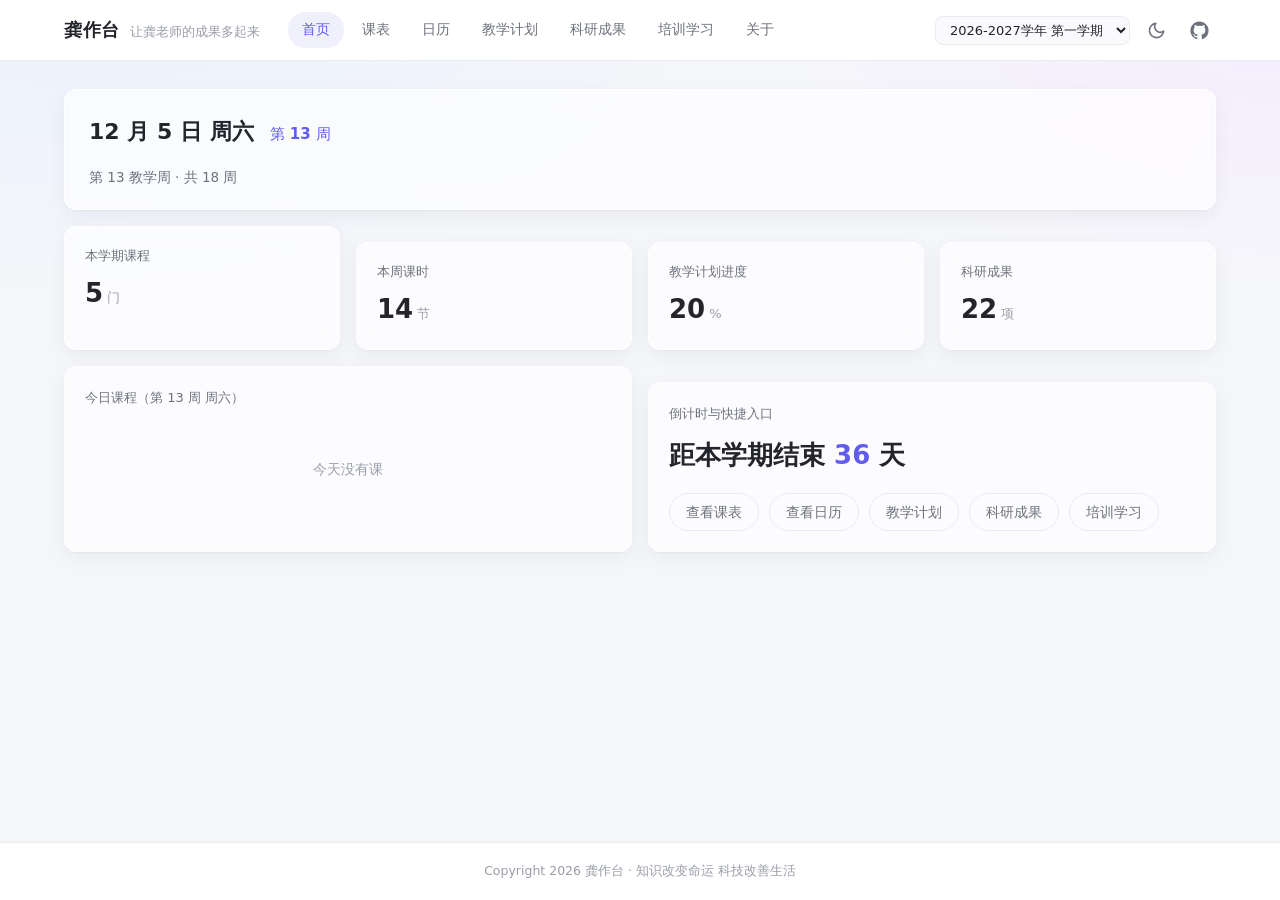
<file: index.html>
<!DOCTYPE html>
<html lang="zh-CN">
<head>
<meta charset="UTF-8">
<meta name="viewport" content="width=device-width, initial-scale=1.0">
<title>龚作台</title>
<meta name="description" content="龚作台：课表、日历、教学计划、科研成果集中管理">
<link rel="stylesheet" href="assets/css/style.css">
</head>
<body>
<header class="site-header">
  <div class="header-inner">
    <div class="brand">
      <a href="#/dashboard" class="brand-link">
        <span class="brand-title">龚作台</span>
        <span class="brand-sub">让龚老师的成果多起来</span>
      </a>
    </div>
    <nav class="main-nav" id="mainNav" aria-label="主导航">
      <a href="#/dashboard" data-view="dashboard">首页</a>
      <a href="#/schedule" data-view="schedule">课表</a>
      <a href="#/calendar" data-view="calendar">日历</a>
      <a href="#/plans" data-view="plans">教学计划</a>
      <a href="#/publications" data-view="publications">科研成果</a>
      <a href="#/trainings" data-view="trainings">培训学习</a>
      <a href="#/about" data-view="about">关于</a>
    </nav>
    <div class="header-actions">
      <select id="semesterSelect" class="semester-select" aria-label="切换学期"></select>
      <button id="themeToggle" class="icon-btn" type="button" aria-label="切换主题"></button>
      <a id="githubLink" class="icon-btn" href="#" target="_blank" rel="noopener" aria-label="GitHub 仓库">
        <svg viewBox="0 0 24 24" width="19" height="19" fill="currentColor" aria-hidden="true"><path d="M12 .5C5.73.5.5 5.73.5 12.02c0 5.1 3.29 9.41 7.86 10.94.58.11.79-.25.79-.56v-2c-3.2.7-3.88-1.54-3.88-1.54-.53-1.34-1.29-1.7-1.29-1.7-1.05-.72.08-.71.08-.71 1.16.08 1.77 1.2 1.77 1.2 1.03 1.77 2.71 1.26 3.37.96.1-.75.4-1.26.73-1.55-2.56-.29-5.26-1.28-5.26-5.7 0-1.26.45-2.29 1.19-3.1-.12-.29-.52-1.46.11-3.05 0 0 .97-.31 3.18 1.18a11.1 11.1 0 0 1 5.8 0c2.2-1.49 3.17-1.18 3.17-1.18.63 1.59.23 2.76.11 3.05.74.81 1.19 1.84 1.19 3.1 0 4.43-2.7 5.41-5.27 5.69.41.36.78 1.06.78 2.14v3.17c0 .31.21.68.8.56A11.53 11.53 0 0 0 23.5 12.02C23.5 5.73 18.27.5 12 .5z"/></svg>
      </a>
      <button id="menuToggle" class="menu-toggle" type="button" aria-label="打开菜单" aria-expanded="false">
        <span class="bar"></span><span class="bar"></span><span class="bar"></span>
      </button>
    </div>
  </div>
  <nav class="mobile-nav" id="mobileNav" aria-label="移动端导航">
    <a href="#/dashboard" data-view="dashboard">首页</a>
    <a href="#/schedule" data-view="schedule">课表</a>
    <a href="#/calendar" data-view="calendar">日历</a>
    <a href="#/plans" data-view="plans">教学计划</a>
    <a href="#/publications" data-view="publications">科研成果</a>
    <a href="#/trainings" data-view="trainings">培训学习</a>
    <a href="#/about" data-view="about">关于</a>
  </nav>
</header>

<main id="app" class="app-main">
  <div class="loading">加载中…</div>
</main>

<footer class="site-footer">
  <span>Copyright 2026 龚作台 · 知识改变命运 科技改善生活</span>
</footer>

<button id="toTop" class="to-top" type="button" aria-label="回到顶部">
  <svg viewBox="0 0 24 24" width="22" height="22" fill="none" stroke="currentColor" stroke-width="2" stroke-linecap="round" stroke-linejoin="round" aria-hidden="true">
    <path d="M4.5 16.5c-1.5 1.26-2 5-2 5s3.74-.5 5-2c.71-.84.7-2.13-.09-2.91a2.18 2.18 0 0 0-2.91-.09z"/>
    <path d="M12 15l-3-3a22 22 0 0 1 2-3.95A12.88 12.88 0 0 1 22 2c0 2.72-.78 7.5-6 11a22.35 22.35 0 0 1-4 2z"/>
    <path d="M9 12H4s.55-3.03 2-4c1.62-1.08 5 0 5 0"/>
    <path d="M12 15v5s3.03-.55 4-2c1.08-1.62 0-5 0-5"/>
  </svg>
</button>

<div id="modalOverlay" class="modal-overlay" hidden>
  <div class="modal" role="dialog" aria-modal="true">
    <button class="modal-close" id="modalClose" type="button" aria-label="关闭">×</button>
    <div id="modalBody"></div>
  </div>
</div>

<script type="module" src="assets/js/app.js"></script>
</body>
</html>
</file>
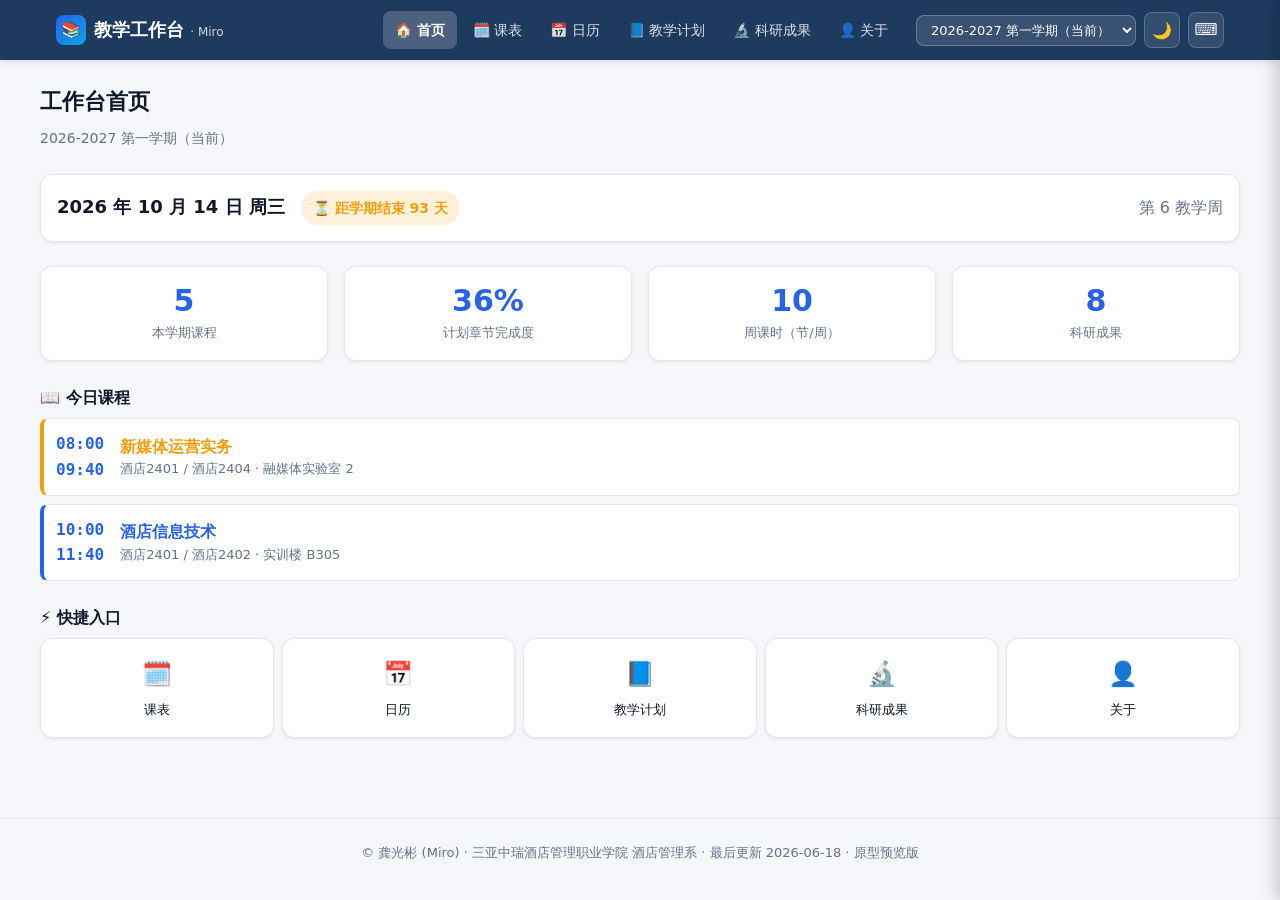
<file: prototype.html>
<!DOCTYPE html>
<html lang="zh-CN" data-theme="light">
<head>
  <meta charset="UTF-8" />
  <meta name="viewport" content="width=device-width, initial-scale=1.0" />
  <title>教学工作台 · Miro</title>
  <!--
    单文件 HTML 原型（不含任务模块）
    - 数据全部内联在下方脚本中（避免 file:// 下的 fetch/CORS 问题，双击即可打开）
    - 零依赖、零构建：纯 HTML + CSS + 原生 JS
    - 视觉规范遵循 02-architecture.md 第 4.2 节设计令牌
    - 正式开发时将数据外置到 data/ 目录并通过 fetch 加载
  -->
  <style>
    /* ===================== 设计令牌（CSS 变量） ===================== */
    :root {
      --color-primary: #2563eb;
      --color-primary-deep: #1e3a5f;
      --color-accent: #0ea5e9;
      --color-warn: #f59e0b;
      --color-success: #22c55e;
      --color-bg: #f5f7fa;
      --color-surface: #ffffff;
      --color-text: #0f172a;
      --color-muted: #64748b;
      --color-border: #e5e7eb;
      --radius: 12px;
      --radius-sm: 8px;
      --space: 8px;
      --shadow: 0 1px 3px rgba(0, 0, 0, .08);
      --font-cn: system-ui, "PingFang SC", "Microsoft YaHei", sans-serif;
      --font-mono: ui-monospace, "SF Mono", Menlo, Consolas, monospace;
    }
    [data-theme="dark"] {
      --color-primary: #60a5fa;
      --color-primary-deep: #0f2440;
      --color-accent: #38bdf8;
      --color-warn: #fbbf24;
      --color-success: #4ade80;
      --color-bg: #0f172a;
      --color-surface: #1e293b;
      --color-text: #e2e8f0;
      --color-muted: #94a3b8;
      --color-border: #334155;
      --shadow: 0 1px 3px rgba(0, 0, 0, .4);
    }

    /* ===================== 基础样式 ===================== */
    * { box-sizing: border-box; }
    html, body { margin: 0; padding: 0; }
    body {
      font-family: var(--font-cn);
      background: var(--color-bg);
      color: var(--color-text);
      line-height: 1.6;
      -webkit-font-smoothing: antialiased;
      transition: background .25s ease, color .25s ease;
    }
    a { color: var(--color-primary); text-decoration: none; }
    a:hover { text-decoration: underline; }
    .container { max-width: 1200px; margin: 0 auto; padding: 0 calc(var(--space) * 2); }
    .page { padding: calc(var(--space) * 3) 0 calc(var(--space) * 6); }
    .page-title { font-size: 22px; font-weight: 700; margin: 0 0 var(--space); }
    .page-sub { color: var(--color-muted); margin: 0 0 calc(var(--space) * 3); font-size: 14px; }
    .muted { color: var(--color-muted); }
    .hidden { display: none !important; }

    /* ===================== Header ===================== */
    header.topbar {
      position: sticky; top: 0; z-index: 50;
      background: var(--color-primary-deep);
      color: #fff;
      box-shadow: 0 2px 8px rgba(0, 0, 0, .12);
    }
    .topbar-inner {
      display: flex; align-items: center; gap: var(--space);
      height: 60px; max-width: 1200px; margin: 0 auto;
      padding: 0 calc(var(--space) * 2);
    }
    .brand { display: flex; align-items: center; gap: var(--space); font-weight: 700; font-size: 18px; white-space: nowrap; }
    .brand .logo {
      width: 30px; height: 30px; border-radius: 8px;
      background: linear-gradient(135deg, var(--color-primary), var(--color-accent));
      display: grid; place-items: center; font-size: 16px;
    }
    .brand small { font-weight: 400; opacity: .8; font-size: 12px; }
    nav.mainnav { display: flex; gap: 4px; margin-left: auto; }
    nav.mainnav a {
      color: #fff; opacity: .85; padding: 8px 12px; border-radius: var(--radius-sm);
      font-size: 14px; white-space: nowrap;
    }
    nav.mainnav a:hover { background: rgba(255, 255, 255, .12); text-decoration: none; opacity: 1; }
    nav.mainnav a.active { background: rgba(255, 255, 255, .2); opacity: 1; font-weight: 600; }
    .tools { display: flex; align-items: center; gap: var(--space); margin-left: var(--space); }
    .semester-select {
      background: rgba(255, 255, 255, .12); color: #fff; border: 1px solid rgba(255, 255, 255, .25);
      border-radius: var(--radius-sm); padding: 6px 10px; font-size: 13px; font-family: var(--font-cn);
      cursor: pointer; max-width: 220px;
    }
    .semester-select option { color: #111; }
    .icon-btn {
      width: 36px; height: 36px; border-radius: var(--radius-sm); border: 1px solid rgba(255, 255, 255, .2);
      background: rgba(255, 255, 255, .1); color: #fff; cursor: pointer; font-size: 16px;
      display: grid; place-items: center; transition: background .2s;
    }
    .icon-btn:hover { background: rgba(255, 255, 255, .22); }
    .hamburger { display: none; }

    /* 移动端抽屉 */
    .drawer-backdrop {
      position: fixed; inset: 0; background: rgba(0, 0, 0, .45); z-index: 60; display: none;
    }
    .drawer {
      position: fixed; top: 0; right: 0; height: 100%; width: 260px; z-index: 70;
      background: var(--color-surface); color: var(--color-text); box-shadow: -4px 0 16px rgba(0, 0, 0, .2);
      transform: translateX(100%); transition: transform .25s ease; padding: calc(var(--space) * 3) calc(var(--space) * 2);
      display: flex; flex-direction: column; gap: var(--space);
    }
    .drawer.open { transform: translateX(0); }
    .drawer a { padding: 12px; border-radius: var(--radius-sm); color: var(--color-text); font-size: 15px; }
    .drawer a:hover { background: var(--color-bg); text-decoration: none; }
    .drawer a.active { background: var(--color-primary); color: #fff; font-weight: 600; }
    .drawer .drawer-close { align-self: flex-end; background: none; border: none; font-size: 22px; cursor: pointer; color: var(--color-text); }

    /* ===================== 卡片 ===================== */
    .card {
      background: var(--color-surface); border: 1px solid var(--color-border);
      border-radius: var(--radius); padding: calc(var(--space) * 2); box-shadow: var(--shadow);
    }
    .grid { display: grid; gap: calc(var(--space) * 2); }
    .grid-2 { grid-template-columns: repeat(2, 1fr); }
    .grid-3 { grid-template-columns: repeat(3, 1fr); }
    .grid-4 { grid-template-columns: repeat(4, 1fr); }
    .grid-auto { grid-template-columns: repeat(auto-fill, minmax(260px, 1fr)); }

    /* ===================== 统计卡 ===================== */
    .stat {
      background: var(--color-surface); border: 1px solid var(--color-border); border-radius: var(--radius);
      padding: calc(var(--space) * 2); box-shadow: var(--shadow); text-align: center;
    }
    .stat .num { font-size: 30px; font-weight: 700; color: var(--color-primary); line-height: 1.2; }
    .stat .label { font-size: 13px; color: var(--color-muted); margin-top: 4px; }

    /* ===================== 顶部信息条 ===================== */
    .infobar {
      display: flex; flex-wrap: wrap; align-items: center; gap: calc(var(--space) * 2);
      background: var(--color-surface); border: 1px solid var(--color-border); border-radius: var(--radius);
      padding: calc(var(--space) * 2); box-shadow: var(--shadow); margin-bottom: calc(var(--space) * 3);
    }
    .infobar .date { font-size: 18px; font-weight: 600; }
    .infobar .countdown {
      display: inline-flex; align-items: center; gap: 6px; padding: 6px 12px; border-radius: 999px;
      background: rgba(245, 158, 11, .15); color: var(--color-warn); font-weight: 600; font-size: 14px;
    }
    .infobar .countdown.soon { background: rgba(239, 68, 68, .15); color: #ef4444; }

    /* ===================== 今日课程 ===================== */
    .section-h { font-size: 16px; font-weight: 700; margin: calc(var(--space) * 3) 0 var(--space); display: flex; align-items: center; gap: var(--space); }
    .today-course {
      display: flex; align-items: center; gap: calc(var(--space) * 2); padding: calc(var(--space) * 1.5);
      border-left: 4px solid var(--color-primary); border-radius: var(--radius-sm);
      background: var(--color-surface); border: 1px solid var(--color-border); border-left-width: 4px; margin-bottom: var(--space);
    }
    .today-course .time { font-family: var(--font-mono); font-weight: 600; color: var(--color-primary); white-space: nowrap; }
    .today-course .meta { flex: 1; }
    .today-course .cname { font-weight: 600; }
    .today-course .csub { font-size: 13px; color: var(--color-muted); }

    /* ===================== 快捷入口 ===================== */
    .quick {
      display: grid; grid-template-columns: repeat(auto-fit, minmax(120px, 1fr)); gap: var(--space);
    }
    .quick a {
      display: flex; flex-direction: column; align-items: center; gap: 6px; padding: calc(var(--space) * 2);
      background: var(--color-surface); border: 1px solid var(--color-border); border-radius: var(--radius);
      color: var(--color-text); box-shadow: var(--shadow); transition: transform .15s, border-color .15s;
    }
    .quick a:hover { transform: translateY(-2px); border-color: var(--color-primary); text-decoration: none; }
    .quick .ic { font-size: 24px; }
    .quick .tx { font-size: 13px; }

    /* ===================== 课表 ===================== */
    .controls { display: flex; flex-wrap: wrap; gap: var(--space); margin-bottom: calc(var(--space) * 2); align-items: center; }
    .controls label { font-size: 13px; color: var(--color-muted); }
    select.filter {
      background: var(--color-surface); color: var(--color-text); border: 1px solid var(--color-border);
      border-radius: var(--radius-sm); padding: 7px 10px; font-family: var(--font-cn); font-size: 13px; cursor: pointer;
    }
    .schedule-scroll { overflow-x: auto; border-radius: var(--radius); border: 1px solid var(--color-border); background: var(--color-surface); }
    .schedule-grid { display: grid; grid-template-columns: 64px repeat(7, minmax(96px, 1fr)); min-width: 760px; }
    .sg-cell { border-right: 1px solid var(--color-border); border-bottom: 1px solid var(--color-border); padding: 4px; min-height: 56px; }
    .sg-head { background: var(--color-bg); position: sticky; top: 0; font-weight: 600; font-size: 13px; text-align: center; padding: 10px 4px; }
    .sg-head.weekend, .sg-cell.weekend { background: rgba(100, 116, 139, .08); }
    .sg-period { background: var(--color-bg); font-size: 12px; text-align: center; display: flex; flex-direction: column; justify-content: center; font-weight: 600; }
    .sg-period small { color: var(--color-muted); font-weight: 400; }
    .course-block {
      border-radius: var(--radius-sm); padding: 5px 6px; margin: 3px 0; color: #fff; font-size: 12px; line-height: 1.35;
      cursor: pointer; box-shadow: 0 1px 2px rgba(0, 0, 0, .15);
    }
    .course-block .cb-name { font-weight: 700; }
    .course-block .cb-sub { opacity: .92; }
    .course-block .cb-loc { opacity: .85; }

    /* ===================== 日历 ===================== */
    .cal-head { display: flex; align-items: center; justify-content: space-between; margin-bottom: var(--space); }
    .cal-head .month { font-size: 18px; font-weight: 700; }
    .cal-nav { display: flex; gap: var(--space); }
    .cal-grid { display: grid; grid-template-columns: repeat(7, 1fr); gap: 4px; }
    .cal-dow { text-align: center; font-size: 12px; color: var(--color-muted); padding: 6px 0; font-weight: 600; }
    .cal-dow.we { color: var(--color-warn); }
    .cal-day {
      aspect-ratio: 1 / 1; border: 1px solid var(--color-border); border-radius: var(--radius-sm);
      background: var(--color-surface); display: flex; flex-direction: column; align-items: center; justify-content: center;
      position: relative; cursor: default; font-size: 14px;
    }
    .cal-day.empty { background: transparent; border: none; }
    .cal-day.has-class { cursor: pointer; }
    .cal-day.has-class::after {
      content: ""; position: absolute; bottom: 6px; width: 6px; height: 6px; border-radius: 50%; background: var(--color-primary);
    }
    .cal-day.today { border-color: var(--color-primary); box-shadow: 0 0 0 2px rgba(37, 99, 235, .25); font-weight: 700; }
    .cal-day.selected { background: var(--color-primary); color: #fff; }
    .cal-day.selected::after { background: #fff; }
    .cal-day.out { color: var(--color-muted); opacity: .5; }
    .cal-detail { margin-top: calc(var(--space) * 2); }
    .cal-detail .day-title { font-weight: 700; margin-bottom: var(--space); }

    /* ===================== 教学计划 ===================== */
    .plan-card { cursor: pointer; transition: border-color .15s; }
    .plan-card:hover { border-color: var(--color-primary); }
    .plan-head { display: flex; justify-content: space-between; align-items: flex-start; gap: var(--space); }
    .plan-head .pname { font-size: 16px; font-weight: 700; }
    .plan-head .psub { font-size: 13px; color: var(--color-muted); }
    .progress { height: 8px; background: var(--color-border); border-radius: 999px; overflow: hidden; margin: var(--space) 0; }
    .progress > span { display: block; height: 100%; background: var(--color-success); border-radius: 999px; }
    .progress-meta { font-size: 13px; color: var(--color-muted); }
    .plan-detail { margin-top: calc(var(--space) * 2); border-top: 1px dashed var(--color-border); padding-top: calc(var(--space) * 2); }
    .chapter { display: flex; align-items: center; gap: var(--space); padding: 8px 0; border-bottom: 1px solid var(--color-border); }
    .chapter:last-child { border-bottom: none; }
    .chapter .ch-no { width: 28px; height: 28px; border-radius: 50%; background: var(--color-bg); display: grid; place-items: center; font-size: 12px; font-weight: 700; flex-shrink: 0; }
    .chapter .ch-main { flex: 1; }
    .chapter .ch-title { font-weight: 600; }
    .chapter .ch-sub { font-size: 12px; color: var(--color-muted); }
    .badge { font-size: 12px; padding: 2px 10px; border-radius: 999px; white-space: nowrap; }
    .badge.done { background: rgba(34, 197, 94, .15); color: var(--color-success); }
    .badge.in-progress { background: rgba(245, 158, 11, .15); color: var(--color-warn); }
    .badge.planned { background: rgba(100, 116, 139, .15); color: var(--color-muted); }
    .pill { display: inline-block; font-size: 12px; padding: 2px 10px; border-radius: 999px; background: rgba(37, 99, 235, .12); color: var(--color-primary); margin: 2px; }
    .pill.gray { background: var(--color-bg); color: var(--color-muted); border: 1px solid var(--color-border); }

    /* ===================== 科研成果 ===================== */
    .tabs { display: flex; flex-wrap: wrap; gap: var(--space); margin-bottom: calc(var(--space) * 2); }
    .tab {
      padding: 6px 16px; border-radius: 999px; border: 1px solid var(--color-border); background: var(--color-surface);
      cursor: pointer; font-size: 13px; color: var(--color-text);
    }
    .tab.active { background: var(--color-primary); color: #fff; border-color: var(--color-primary); }
    .year-group { margin-bottom: calc(var(--space) * 3); }
    .year-label { font-size: 15px; font-weight: 700; color: var(--color-muted); border-left: 3px solid var(--color-primary); padding-left: 10px; margin-bottom: var(--space); }
    .pub-item { display: flex; gap: calc(var(--space) * 1.5); padding: calc(var(--space) * 1.5); }
    .pub-item .pub-ic { font-size: 22px; flex-shrink: 0; }
    .pub-item .pub-title { font-weight: 600; }
    .pub-item .pub-meta { font-size: 13px; color: var(--color-muted); margin-top: 2px; }

    /* ===================== 关于 ===================== */
    .profile { display: flex; gap: calc(var(--space) * 3); flex-wrap: wrap; align-items: center; }
    .avatar {
      width: 96px; height: 96px; border-radius: 50%; flex-shrink: 0; display: grid; place-items: center;
      font-size: 34px; font-weight: 700; color: #fff; background: linear-gradient(135deg, var(--color-primary), var(--color-accent));
    }
    .profile .pname { font-size: 22px; font-weight: 700; }
    .profile .ptitle { color: var(--color-muted); }
    .link-row { display: flex; flex-wrap: wrap; gap: var(--space); margin-top: var(--space); }
    .link-btn {
      display: inline-flex; align-items: center; gap: 6px; padding: 8px 14px; border-radius: var(--radius-sm);
      border: 1px solid var(--color-border); background: var(--color-surface); color: var(--color-text); font-size: 14px;
      cursor: pointer;
    }
    .link-btn:hover { border-color: var(--color-primary); text-decoration: none; }

    /* ===================== Footer ===================== */
    footer.sitefoot {
      border-top: 1px solid var(--color-border); color: var(--color-muted); font-size: 13px;
      padding: calc(var(--space) * 3) 0; text-align: center; margin-top: calc(var(--space) * 4);
    }

    /* ===================== 响应式 ===================== */
    @media (max-width: 860px) {
      nav.mainnav { display: none; }
      .hamburger { display: grid; }
      .semester-select { max-width: 150px; font-size: 12px; padding: 5px 8px; }
      .brand small { display: none; }
      .grid-4 { grid-template-columns: repeat(2, 1fr); }
      .grid-3 { grid-template-columns: 1fr; }
      .grid-2 { grid-template-columns: 1fr; }
    }
    @media (max-width: 480px) {
      .grid-4 { grid-template-columns: 1fr; }
      .topbar-inner { padding: 0 var(--space); }
    }
  </style>
</head>
<body>
  <header class="topbar">
    <div class="topbar-inner">
      <div class="brand">
        <span class="logo">📚</span>
        <span>教学工作台 <small>· Miro</small></span>
      </div>
      <nav class="mainnav" id="mainnav"></nav>
      <div class="tools">
        <select class="semester-select" id="semesterSelect" aria-label="学期切换"></select>
        <button class="icon-btn" id="themeToggle" title="切换主题" aria-label="切换主题">🌙</button>
        <a class="icon-btn" href="#" title="GitHub 源码" aria-label="GitHub">⌨</a>
        <button class="icon-btn hamburger" id="hamburger" title="菜单" aria-label="菜单">☰</button>
      </div>
    </div>
  </header>

  <div class="drawer-backdrop" id="drawerBackdrop"></div>
  <aside class="drawer" id="drawer">
    <button class="drawer-close" id="drawerClose" aria-label="关闭">×</button>
    <nav id="drawerNav"></nav>
  </aside>

  <main id="app" class="container page"></main>

  <footer class="sitefoot">
    <div class="container">© 龚光彬 (Miro) · 三亚中瑞酒店管理职业学院 酒店管理系 · 最后更新 2026-06-18 · 原型预览版</div>
  </footer>

  <script>
  /* =====================================================================
   *  教学工作台 · 单文件原型
   *  数据内联（mock）。正式版将外置到 data/ 并通过 fetch 加载。
   * ===================================================================== */

  /* ---------------- 原型演示用"今天"（正式版改为 new Date()） ----------------
   * 选取学期内一个周三（2026-10-14），让首页/日历/课表都有可观内容。
   * 若想回到真实日期，把下面一行替换为：const TODAY = new Date();
   */
  const TODAY = new Date(2026, 9, 14, 12, 0, 0); // 2026-10-14 周三

  /* ---------------------- 导航定义 ---------------------- */
  const NAV = [
    { key: 'dashboard',      label: '首页',   icon: '🏠' },
    { key: 'schedule',       label: '课表',   icon: '🗓️' },
    { key: 'calendar',       label: '日历',   icon: '📅' },
    { key: 'teaching-plans', label: '教学计划', icon: '📘' },
    { key: 'research',       label: '科研成果', icon: '🔬' },
    { key: 'about',          label: '关于',   icon: '👤' },
  ];

  const WEEK_CN = ['周日', '周一', '周二', '周三', '周四', '周五', '周六'];
  const CAL_DOW = ['周一', '周二', '周三', '周四', '周五', '周六', '周日'];

  const TYPE_META = {
    journal:    { label: '论文', icon: '📄' },
    book:       { label: '教材', icon: '📘' },
    project:    { label: '课题', icon: '🔬' },
    award:      { label: '获奖', icon: '🏆' },
    conference: { label: '会议', icon: '🎓' },
    patent:     { label: '专利', icon: '📜' },
  };

  const STATUS_META = {
    done:         { label: '已完成', cls: 'done' },
    'in-progress':{ label: '进行中', cls: 'in-progress' },
    planned:      { label: '未开始', cls: 'planned' },
  };

  /* 节次定义：开始时间 -> 节次标签（用于课表网格匹配） */
  const PERIODS = [
    { no: '1-2',  start: '08:00', end: '09:40' },
    { no: '3-4',  start: '10:00', end: '11:40' },
    { no: '5-6',  start: '14:00', end: '15:40' },
    { no: '7-8',  start: '16:00', end: '17:40' },
    { no: '9-10', start: '19:00', end: '20:40' },
  ];
  const PERIOD_BY_START = {};
  PERIODS.forEach(p => { PERIOD_BY_START[p.start] = p.no; });

  /* =====================================================================
   *  Mock 数据
   * ===================================================================== */

  const SEMESTERS = [
    {
      id: '2026-2027-1',
      name: '2026-2027 第一学期（当前）',
      code: '2026-1',
      startDate: '2026-09-07',
      endDate: '2027-01-15',
      totalWeeks: 18,
      current: true,
      courses: [
        {
          id: 'hotel-it', name: '酒店信息技术', code: 'HOT201', type: '必修', credit: 3,
          teacher: '龚光彬', classes: ['酒店2401', '酒店2402'], location: '实训楼 B305',
          color: '#2563eb',
          sessions: [
            { dayOfWeek: 1, start: '08:00', end: '09:40', weeks: '1-18' },
            { dayOfWeek: 3, start: '10:00', end: '11:40', weeks: '1-18' },
          ],
        },
        {
          id: 'short-video', name: '短视频拍摄与制作', code: 'MED310', type: '选修', credit: 2,
          teacher: '龚光彬', classes: ['酒店2403'], location: '融媒体实验室', color: '#22c55e',
          sessions: [
            { dayOfWeek: 2, start: '14:00', end: '15:40', weeks: '1-16' },
            { dayOfWeek: 4, start: '14:00', end: '15:40', weeks: '1-16(单周)' },
          ],
        },
        {
          id: 'newmedia', name: '新媒体运营实务', code: 'MED320', type: '必修', credit: 3,
          teacher: '龚光彬', classes: ['酒店2401', '酒店2404'], location: '融媒体实验室 2',
          color: '#f59e0b',
          sessions: [
            { dayOfWeek: 3, start: '08:00', end: '09:40', weeks: '1-18' },
            { dayOfWeek: 5, start: '10:00', end: '11:40', weeks: '1-18' },
          ],
        },
        {
          id: 'fnb-digital', name: '餐饮数字化运营与管理', code: 'HOT230', type: '必修', credit: 3,
          teacher: '龚光彬', classes: ['酒店2402', '酒店2403'], location: '实训楼 A201',
          color: '#8b5cf6',
          sessions: [
            { dayOfWeek: 2, start: '10:00', end: '11:40', weeks: '1-18' },
            { dayOfWeek: 4, start: '08:00', end: '09:40', weeks: '1-18' },
          ],
        },
        {
          id: 'hotel-english', name: '酒店英语', code: 'HOT210', type: '选修', credit: 2,
          teacher: '龚光彬', classes: ['酒店2401'], location: '语音室 L308',
          color: '#0ea5e9',
          sessions: [
            { dayOfWeek: 5, start: '08:00', end: '09:40', weeks: '1-16' },
            { dayOfWeek: 1, start: '14:00', end: '15:40', weeks: '1-16(单周)' },
          ],
        },
      ],
      plans: [
        {
          id: 'plan-hotel-it', courseId: 'hotel-it', courseName: '酒店信息技术',
          summary: '面向高职酒店管理专业的酒店信息系统与数字化运营基础课程。',
          objectives: ['掌握 PMS 基本业务流程', '理解酒店数据中台与智慧酒店架构'],
          assessment: '平时 40% + 期末 60%',
          chapters: [
            { no: 1, title: '酒店信息系统概述', hours: 4, week: '1-2', status: 'done' },
            { no: 2, title: 'PMS 前台管理系统实操', hours: 6, week: '3-5', status: 'done' },
            { no: 3, title: '餐饮 POS 与数字化收银', hours: 4, week: '6-7', status: 'in-progress' },
            { no: 4, title: '酒店数据中台基础', hours: 4, week: '8-10', status: 'planned' },
            { no: 5, title: '智慧酒店与 AI 应用', hours: 4, week: '11-13', status: 'planned' },
          ],
        },
        {
          id: 'plan-short-video', courseId: 'short-video', courseName: '短视频拍摄与制作',
          summary: '从设备、运镜到剪辑调色与运营变现的短视频全流程实践课。',
          objectives: ['独立完成短视频拍摄与剪辑', '掌握主流平台运营逻辑'],
          assessment: '作品集 60% + 理论 40%',
          chapters: [
            { no: 1, title: '拍摄设备与运镜基础', hours: 4, week: '1-2', status: 'done' },
            { no: 2, title: '构图与光线', hours: 4, week: '3-4', status: 'done' },
            { no: 3, title: '剪辑与调色', hours: 6, week: '5-9', status: 'in-progress' },
            { no: 4, title: '短视频运营与变现', hours: 4, week: '10-12', status: 'planned' },
          ],
        },
        {
          id: 'plan-newmedia', courseId: 'newmedia', courseName: '新媒体运营实务',
          summary: '本学期新增课程（48 节），聚焦图文/短视频内容策划与数据增长。',
          objectives: ['具备新媒体内容策划能力', '能用数据驱动运营决策'],
          assessment: '项目实战 50% + 平时 50%',
          chapters: [
            { no: 1, title: '新媒体平台生态', hours: 4, week: '1-2', status: 'done' },
            { no: 2, title: '内容策划与选题', hours: 4, week: '3-4', status: 'in-progress' },
            { no: 3, title: '图文与短视频制作', hours: 6, week: '5-8', status: 'planned' },
            { no: 4, title: '数据分析与增长', hours: 4, week: '9-11', status: 'planned' },
            { no: 5, title: '综合实战项目', hours: 4, week: '12-16', status: 'planned' },
          ],
        },
        {
          id: 'plan-fnb', courseId: 'fnb-digital', courseName: '餐饮数字化运营与管理',
          summary: '以数字教材建设为抓手的餐饮运营数字化课程。',
          objectives: ['掌握餐饮管理系统应用', '理解供应链与会员营销数字化'],
          assessment: '平时 40% + 数字教材任务 30% + 期末 30%',
          chapters: [
            { no: 1, title: '餐饮管理系统概述', hours: 4, week: '1-2', status: 'done' },
            { no: 2, title: '点餐与收银数字化', hours: 6, week: '3-5', status: 'done' },
            { no: 3, title: '供应链与库存管理', hours: 4, week: '6-8', status: 'in-progress' },
            { no: 4, title: '会员与营销数字化', hours: 4, week: '9-11', status: 'planned' },
            { no: 5, title: '数字教材编写实践', hours: 4, week: '12-16', status: 'planned' },
          ],
        },
        {
          id: 'plan-hotel-english', courseId: 'hotel-english', courseName: '酒店英语',
          summary: '面向酒店一线岗位的实用英语沟通课程。',
          objectives: ['胜任前台/客房/餐饮英语接待', '能处理常见客诉英语场景'],
          assessment: '口语 50% + 笔试 50%',
          chapters: [
            { no: 1, title: '前台接待英语', hours: 4, week: '1-3', status: 'done' },
            { no: 2, title: '客房服务英语', hours: 4, week: '4-6', status: 'in-progress' },
            { no: 3, title: '餐饮会话英语', hours: 4, week: '7-9', status: 'planned' },
            { no: 4, title: '投诉处理英语', hours: 4, week: '10-12', status: 'planned' },
          ],
        },
      ],
    },
    {
      id: '2025-2026-2',
      name: '2025-2026 第二学期（历史）',
      code: '2025-2',
      startDate: '2025-02-24',
      endDate: '2025-07-04',
      totalWeeks: 18,
      current: false,
      courses: [
        {
          id: 'hotel-it', name: '酒店信息技术', code: 'HOT201', type: '必修', credit: 3,
          teacher: '龚光彬', classes: ['酒店2301', '酒店2302'], location: '实训楼 B305',
          color: '#2563eb',
          sessions: [
            { dayOfWeek: 1, start: '08:00', end: '09:40', weeks: '1-18' },
            { dayOfWeek: 3, start: '10:00', end: '11:40', weeks: '1-18' },
          ],
        },
        {
          id: 'hotel-dm', name: '酒店数字化营销', code: 'HOT220', type: '必修', credit: 3,
          teacher: '龚光彬', classes: ['酒店2303'], location: '智慧教室 C102',
          color: '#f59e0b',
          sessions: [
            { dayOfWeek: 2, start: '14:00', end: '15:40', weeks: '1-16' },
            { dayOfWeek: 5, start: '08:00', end: '09:40', weeks: '1-16' },
          ],
        },
        {
          id: 'fnb-digital', name: '餐饮数字化运营与管理', code: 'HOT230', type: '必修', credit: 3,
          teacher: '龚光彬', classes: ['酒店2302', '酒店2303'], location: '实训楼 A201',
          color: '#8b5cf6',
          sessions: [
            { dayOfWeek: 2, start: '10:00', end: '11:40', weeks: '1-18' },
            { dayOfWeek: 4, start: '08:00', end: '09:40', weeks: '1-18' },
          ],
        },
        {
          id: 'hotel-english', name: '酒店英语', code: 'HOT210', type: '选修', credit: 2,
          teacher: '龚光彬', classes: ['酒店2301'], location: '语音室 L308',
          color: '#0ea5e9',
          sessions: [
            { dayOfWeek: 3, start: '08:00', end: '09:40', weeks: '1-16' },
            { dayOfWeek: 5, start: '10:00', end: '11:40', weeks: '1-16' },
          ],
        },
      ],
      plans: [
        {
          id: 'plan-hotel-it', courseId: 'hotel-it', courseName: '酒店信息技术',
          summary: '酒店信息系统与数字化运营基础（历史学期，已全部完成）。',
          objectives: ['掌握 PMS 基本业务流程', '理解酒店数据中台'],
          assessment: '平时 40% + 期末 60%',
          chapters: [
            { no: 1, title: '酒店信息系统概述', hours: 4, week: '1-2', status: 'done' },
            { no: 2, title: 'PMS 前台管理系统实操', hours: 6, week: '3-5', status: 'done' },
            { no: 3, title: '餐饮 POS 与数字化收银', hours: 4, week: '6-7', status: 'done' },
            { no: 4, title: '酒店数据中台基础', hours: 4, week: '8-10', status: 'done' },
            { no: 5, title: '智慧酒店与 AI 应用', hours: 4, week: '11-13', status: 'done' },
          ],
        },
        {
          id: 'plan-hotel-dm', courseId: 'hotel-dm', courseName: '酒店数字化营销',
          summary: '酒店数字化营销与渠道运营（历史学期，已全部完成）。',
          objectives: ['掌握 OTA 与私域运营', '能策划数字化营销活动'],
          assessment: '案例 50% + 期末 50%',
          chapters: [
            { no: 1, title: '数字化营销概述', hours: 4, week: '1-2', status: 'done' },
            { no: 2, title: 'OTA 渠道运营', hours: 6, week: '3-5', status: 'done' },
            { no: 3, title: '私域与会员运营', hours: 4, week: '6-8', status: 'done' },
            { no: 4, title: '数据驱动营销', hours: 4, week: '9-11', status: 'done' },
          ],
        },
        {
          id: 'plan-fnb', courseId: 'fnb-digital', courseName: '餐饮数字化运营与管理',
          summary: '餐饮运营数字化（历史学期，已全部完成）。',
          objectives: ['掌握餐饮管理系统', '理解供应链数字化'],
          assessment: '平时 40% + 期末 60%',
          chapters: [
            { no: 1, title: '餐饮管理系统概述', hours: 4, week: '1-2', status: 'done' },
            { no: 2, title: '点餐与收银数字化', hours: 6, week: '3-5', status: 'done' },
            { no: 3, title: '供应链与库存管理', hours: 4, week: '6-8', status: 'done' },
            { no: 4, title: '会员与营销数字化', hours: 4, week: '9-11', status: 'done' },
          ],
        },
        {
          id: 'plan-hotel-english', courseId: 'hotel-english', courseName: '酒店英语',
          summary: '酒店一线岗位实用英语（历史学期，已全部完成）。',
          objectives: ['胜任酒店英语接待', '处理常见客诉'],
          assessment: '口语 50% + 笔试 50%',
          chapters: [
            { no: 1, title: '前台接待英语', hours: 4, week: '1-3', status: 'done' },
            { no: 2, title: '客房服务英语', hours: 4, week: '4-6', status: 'done' },
            { no: 3, title: '餐饮会话英语', hours: 4, week: '7-9', status: 'done' },
            { no: 4, title: '投诉处理英语', hours: 4, week: '10-12', status: 'done' },
          ],
        },
      ],
    },
  ];

  /* 科研成果（跨学期，全局） */
  const PUBLICATIONS = [
    {
      id: 'pub-1', type: 'journal', title: '高职院校酒店管理专业智慧教育改革路径研究',
      authors: ['龚光彬', '李文'], venue: '中国职业技术教育', year: 2025, month: 3,
      level: '核心期刊', role: '第一作者', tags: ['智慧教育', '高职'], highlight: true,
    },
    {
      id: 'pub-2', type: 'journal', title: '酒店 AI 应用场景与人才培养模式探析',
      authors: ['龚光彬'], venue: '教育信息化论坛', year: 2024, month: 11,
      level: '普通期刊', role: '第一作者', tags: ['AI', '酒店'], highlight: false,
    },
    {
      id: 'pub-3', type: 'book', title: '移动营销',
      authors: ['王敏', '龚光彬（副主编）'], venue: '高等教育出版社', year: 2024, month: 6,
      level: '十四五规划教材', role: '副主编', tags: ['教材', '营销'], highlight: false,
    },
    {
      id: 'pub-4', type: 'book', title: '酒店英语',
      authors: ['陈洁', '龚光彬（副主编）'], venue: '旅游教育出版社', year: 2023, month: 9,
      level: '院级重点教材', role: '副主编', tags: ['教材', '英语'], highlight: false,
    },
    {
      id: 'pub-5', type: 'project', title: '基于 RAG 的酒店智能问答系统研究与教学实践',
      authors: ['龚光彬'], venue: '校级课题', year: 2025, month: 4,
      level: '在研', role: '主持', tags: ['RAG', 'AI'], highlight: true,
    },
    {
      id: 'pub-6', type: 'project', title: '酒店数字化转型实践教学体系构建',
      authors: ['龚光彬'], venue: '校级课题', year: 2024, month: 10,
      level: '在研', role: '主持', tags: ['数字化', '实践教学'], highlight: false,
    },
    {
      id: 'pub-7', type: 'award', title: '第九届全国饭店业职业技能竞赛全国总决赛 银奖',
      authors: ['龚光彬'], venue: '中国饭店协会', year: 2024, month: 8,
      level: '国家级', role: '参赛教师', tags: ['竞赛', '获奖'], highlight: false,
    },
    {
      id: 'pub-8', type: 'award', title: '指导学生获"问途杯"全国高校酒店数字营销大赛 一等奖',
      authors: ['龚光彬（指导教师）'], venue: '全国旅游职业教育教学指导委员会', year: 2025, month: 5,
      level: '国家级', role: '指导教师', tags: ['竞赛', '指导学生'], highlight: true,
    },
  ];

  /* 关于 / 个人主页 */
  const ABOUT = {
    name: '龚光彬',
    englishName: 'Miro',
    title: '副教授',
    affiliation: '三亚中瑞酒店管理职业学院 · 酒店管理系',
    bio: '拥有 12 年酒店一线管理经验，近 9 年高校教学经历。长期聚焦高职智慧教育改革、酒店数字化转型与酒店 AI 应用（含 RAG 课题）研究，运营"酒店英语""趣味树洞"两个微信公众号，具备 WordPress 与自动化流水线实践经验。',
    qualifications: ['中级网络工程师', '高级互联网营销师', '人工智能训练师（二级技师）'],
    researchAreas: ['高职智慧教育改革', '酒店数字化转型', '酒店 AI 应用（RAG）'],
    links: {
      github: '#',
      website: 'https://hotelenglish.cn',
      wechat: '酒店英语 / 趣味树洞',
      scholar: '#',
    },
  };

  /* =====================================================================
   *  应用状态
   * ===================================================================== */
  const state = {
    semesterId: (function () {
      const saved = localStorage.getItem('wt_semester');
      return SEMESTERS.some(s => s.id === saved) ? saved : (SEMESTERS.find(s => s.current) || SEMESTERS[0]).id;
    })(),
    // 课表筛选
    schedWeek: null,    // null = 当前周
    schedCourse: 'all',
    // 日历视图
    calYear: TODAY.getFullYear(),
    calMonth: TODAY.getMonth(),
    calSelected: null,  // 'YYYY-M-D'
    // 科研筛选
    researchFilter: 'all',
  };

  /* =====================================================================
   *  工具函数
   * ===================================================================== */
  function getSemester() {
    return SEMESTERS.find(s => s.id === state.semesterId) || SEMESTERS[0];
  }

  function parseDate(str) {
    const [y, m, d] = str.split('-').map(Number);
    return new Date(y, m - 1, d, 12, 0, 0);
  }

  function myDayOfWeek(date) {
    const d = date.getDay(); // 0=周日
    return d === 0 ? 7 : d;   // 1=周一 ... 7=周日
  }

  function weekOf(date, semester) {
    const start = parseDate(semester.startDate);
    const diffDays = Math.floor((date - start) / 86400000);
    return Math.floor(diffDays / 7) + 1;
  }

  function parseWeeks(weeksStr) {
    const parity = weeksStr.includes('单周') ? 'odd' : weeksStr.includes('双周') ? 'even' : 'all';
    const m = weeksStr.match(/(\d+)\s*-\s*(\d+)/);
    const start = m ? parseInt(m[1], 10) : 1;
    const end = m ? parseInt(m[2], 10) : 18;
    return { start, end, parity };
  }

  function sessionActiveOn(session, weekNum) {
    const w = parseWeeks(session.weeks);
    if (weekNum < w.start || weekNum > w.end) return false;
    if (w.parity === 'odd' && weekNum % 2 === 0) return false;
    if (w.parity === 'even' && weekNum % 2 === 1) return false;
    return true;
  }

  function coursesOnDate(courses, semester, date) {
    const week = weekOf(date, semester);
    if (week < 1) return [];
    const dow = myDayOfWeek(date);
    const list = [];
    courses.forEach(c => {
      c.sessions.forEach(s => {
        if (s.dayOfWeek === dow && sessionActiveOn(s, week)) {
          list.push({ course: c, session: s });
        }
      });
    });
    return list;
  }

  function daysUntil(dateStr) {
    const target = parseDate(dateStr);
    const today = new Date(TODAY.getFullYear(), TODAY.getMonth(), TODAY.getDate(), 12);
    return Math.ceil((target - today) / 86400000);
  }

  function planProgress(plan) {
    let total = 0, done = 0;
    plan.chapters.forEach(c => { total += c.hours; if (c.status === 'done') done += c.hours; });
    return total ? Math.round((done / total) * 100) : 0;
  }

  function escapeHtml(s) {
    return String(s).replace(/[&<>"']/g, m => ({ '&': '&amp;', '<': '&lt;', '>': '&gt;', '"': '&quot;', "'": '&#39;' }[m]));
  }

  function fmtDate(date) {
    return `${date.getFullYear()} 年 ${date.getMonth() + 1} 月 ${date.getDate()} 日 ${WEEK_CN[date.getDay()]}`;
  }

  /* =====================================================================
   *  Header / 导航 渲染
   * ===================================================================== */
  function renderNav(currentKey) {
    return NAV.map(n =>
      `<a href="#/${n.key}" class="${n.key === currentKey ? 'active' : ''}" data-nav="${n.key}">${n.icon} ${n.label}</a>`
    ).join('');
  }

  function renderHeader(currentKey) {
    document.getElementById('mainnav').innerHTML = renderNav(currentKey);
    document.getElementById('drawerNav').innerHTML = renderNav(currentKey);
    const sel = document.getElementById('semesterSelect');
    sel.innerHTML = SEMESTERS.map(s =>
      `<option value="${s.id}" ${s.id === state.semesterId ? 'selected' : ''}>${escapeHtml(s.name)}</option>`
    ).join('');
  }

  /* =====================================================================
   *  页面渲染
   * ===================================================================== */

  /* ---------- 首页 Dashboard ---------- */
  function renderDashboard() {
    const sem = getSemester();
    const week = weekOf(TODAY, sem);
    const todayCourses = coursesOnDate(sem.courses, sem, TODAY)
      .sort((a, b) => a.session.start.localeCompare(b.session.start));

    // 统计
    const courseCount = sem.courses.length;
    let totalH = 0, doneH = 0;
    sem.plans.forEach(p => p.chapters.forEach(c => { totalH += c.hours; if (c.status === 'done') doneH += c.hours; }));
    const planPct = totalH ? Math.round((doneH / totalH) * 100) : 0;
    const weekSessions = sem.courses.reduce((acc, c) => acc + c.sessions.length, 0);
    const pubCount = PUBLICATIONS.length;

    const dd = daysUntil(sem.endDate);
    const ddSoon = dd <= 30;
    const ddText = dd >= 0 ? `距学期结束 ${dd} 天` : `学期已结束 ${-dd} 天`;

    const todayCards = todayCourses.length
      ? todayCourses.map(t => `
          <div class="today-course" style="border-left-color:${t.course.color}">
            <div class="time">${t.session.start}<br>${t.session.end}</div>
            <div class="meta">
              <div class="cname" style="color:${t.course.color}">${escapeHtml(t.course.name)}</div>
              <div class="csub">${escapeHtml(t.course.classes.join(' / '))} · ${escapeHtml(t.course.location)}</div>
            </div>
          </div>`).join('')
      : `<div class="muted">今天（${WEEK_CN[TODAY.getDay()]}）暂无排课 🎉</div>`;

    const quick = NAV.filter(n => n.key !== 'dashboard').map(n =>
      `<a href="#/${n.key}"><span class="ic">${n.icon}</span><span class="tx">${n.label}</span></a>`
    ).join('');

    return `
      <h1 class="page-title">工作台首页</h1>
      <p class="page-sub">${escapeHtml(sem.name)}</p>

      <div class="infobar">
        <div class="date">${fmtDate(TODAY)}</div>
        <div class="countdown ${ddSoon ? 'soon' : ''}">⏳ ${ddText}${ddSoon ? ' · 临近' : ''}</div>
        <div class="muted" style="margin-left:auto">第 ${Math.max(week, 0)} 教学周</div>
      </div>

      <div class="grid grid-4">
        <div class="stat"><div class="num">${courseCount}</div><div class="label">本学期课程</div></div>
        <div class="stat"><div class="num">${planPct}%</div><div class="label">计划章节完成度</div></div>
        <div class="stat"><div class="num">${weekSessions}</div><div class="label">周课时（节/周）</div></div>
        <div class="stat"><div class="num">${pubCount}</div><div class="label">科研成果</div></div>
      </div>

      <div class="section-h">📖 今日课程</div>
      ${todayCards}

      <div class="section-h">⚡ 快捷入口</div>
      <div class="quick">${quick}</div>
    `;
  }

  /* ---------- 课表 周视图 ---------- */
  function renderSchedule() {
    const sem = getSemester();
    const week = state.schedWeek || weekOf(TODAY, sem);

    const courseOptions = `<option value="all">全部课程</option>` +
      sem.courses.map(c => `<option value="${c.id}" ${state.schedCourse === c.id ? 'selected' : ''}>${escapeHtml(c.name)}</option>`).join('');
    const weekOptions = `<option value="current" ${!state.schedWeek ? 'selected' : ''}>第 ${Math.max(week, 0)} 周（当前）</option>` +
      Array.from({ length: sem.totalWeeks }, (_, i) => `<option value="${i + 1}" ${state.schedWeek === i + 1 ? 'selected' : ''}>第 ${i + 1} 周</option>`).join('');

    // 构建 (day, periodStart) -> [{course, session}]
    const grid = {};
    for (let d = 1; d <= 7; d++) {
      grid[d] = {};
      PERIODS.forEach(p => { grid[d][p.start] = []; });
    }
    sem.courses.forEach(c => {
      if (state.schedCourse !== 'all' && c.id !== state.schedCourse) return;
      c.sessions.forEach(s => {
        if (grid[s.dayOfWeek] && grid[s.dayOfWeek][s.start] && sessionActiveOn(s, week)) {
          grid[s.dayOfWeek][s.start].push({ course: c, session: s });
        }
      });
    });

    let html = `<div class="sg-head" style="grid-column:1;"></div>`;
    for (let d = 1; d <= 7; d++) {
      const we = (d === 6 || d === 7) ? ' weekend' : '';
      html += `<div class="sg-head${we}">${CAL_DOW[d - 1]}</div>`;
    }
    PERIODS.forEach(p => {
      html += `<div class="sg-cell sg-period">${p.no}<small>${p.start}</small></div>`;
      for (let d = 1; d <= 7; d++) {
        const we = (d === 6 || d === 7) ? ' weekend' : '';
        const blocks = grid[d][p.start].map(t => `
          <div class="course-block" style="background:${t.course.color}" title="${escapeHtml(t.course.name)}">
            <div class="cb-name">${escapeHtml(t.course.name)}</div>
            <div class="cb-sub">${escapeHtml(t.course.classes.join('/'))}</div>
            <div class="cb-loc">${escapeHtml(t.course.location)}</div>
          </div>`).join('');
        html += `<div class="sg-cell${we}">${blocks}</div>`;
      }
    });

    return `
      <h1 class="page-title">课表 · 周视图</h1>
      <p class="page-sub">${escapeHtml(sem.name)}</p>
      <div class="controls">
        <label>周次：</label>
        <select class="filter" id="schedWeekSel">${weekOptions}</select>
        <label>筛选：</label>
        <select class="filter" id="schedCourseSel">${courseOptions}</select>
      </div>
      <div class="schedule-scroll">
        <div class="schedule-grid">${html}</div>
      </div>
    `;
  }

  /* ---------- 日历 月视图 ---------- */
  function renderCalendar() {
    const sem = getSemester();
    const year = state.calYear, month = state.calMonth;
    const first = new Date(year, month, 1, 12);
    const startDow = first.getDay(); // 0=周日
    const lead = (startDow + 6) % 7; // 周一为首列的偏移
    const daysInMonth = new Date(year, month + 1, 0).getDate();

    let cells = '';
    for (let i = 0; i < lead; i++) cells += `<div class="cal-day empty"></div>`;
    for (let day = 1; day <= daysInMonth; day++) {
      const date = new Date(year, month, day, 12);
      const dow = myDayOfWeek(date);
      const we = (dow === 6 || dow === 7);
      const list = coursesOnDate(sem.courses, sem, date);
      const hasClass = list.length > 0;
      const isToday = day === TODAY.getDate() && month === TODAY.getMonth() && year === TODAY.getFullYear();
      const key = `${year}-${month}-${day}`;
      const isSel = state.calSelected === key;
      const cls = ['cal-day'];
      if (we) cls.push('we');
      if (hasClass) cls.push('has-class');
      if (isToday) cls.push('today');
      if (isSel) cls.push('selected');
      const attr = hasClass ? ` data-day="${key}"` : '';
      cells += `<div class="${cls.join(' ')}"${attr}>${day}</div>`;
    }

    // 选中日详情
    let detail = '';
    if (state.calSelected) {
      const [yy, mm, dd] = state.calSelected.split('-').map(Number);
      const date = new Date(yy, mm, dd, 12);
      const list = coursesOnDate(sem.courses, sem, date);
      const items = list.length
        ? list.sort((a, b) => a.session.start.localeCompare(b.session.start)).map(t => `
            <div class="today-course" style="border-left-color:${t.course.color}">
              <div class="time">${t.session.start}<br>${t.session.end}</div>
              <div class="meta">
                <div class="cname" style="color:${t.course.color}">${escapeHtml(t.course.name)}</div>
                <div class="csub">${escapeHtml(t.course.classes.join(' / '))} · ${escapeHtml(t.course.location)} · 第 ${weekOf(date, sem)} 周</div>
              </div>
            </div>`).join('')
        : `<div class="muted">当天无排课。</div>`;
      detail = `
        <div class="cal-detail card">
          <div class="day-title">${fmtDate(date)} 的课程</div>
          ${items}
        </div>`;
    }

    return `
      <h1 class="page-title">日历 · 月视图</h1>
      <p class="page-sub">${escapeHtml(sem.name)} · 圆点表示有课日，点击查看当天课程</p>
      <div class="cal-head">
        <div class="month">${year} 年 ${month + 1} 月</div>
        <div class="cal-nav">
          <button class="tab" id="calPrev">◀ 上月</button>
          <button class="tab" id="calToday">今天</button>
          <button class="tab" id="calNext">下月 ▶</button>
        </div>
      </div>
      <div class="cal-grid">
        ${CAL_DOW.map((d, i) => `<div class="cal-dow ${i >= 5 ? 'we' : ''}">${d}</div>`).join('')}
        ${cells}
      </div>
      ${detail}
    `;
  }

  /* ---------- 教学计划 ---------- */
  function renderTeachingPlans() {
    const sem = getSemester();
    const cards = sem.plans.map(p => {
      const pct = planProgress(p);
      const chapters = p.chapters.map(c => {
        const sm = STATUS_META[c.status] || STATUS_META.planned;
        return `
          <div class="chapter">
            <div class="ch-no">${c.no}</div>
            <div class="ch-main">
              <div class="ch-title">${escapeHtml(c.title)}</div>
              <div class="ch-sub">${c.hours} 学时 · 第 ${escapeHtml(c.week)} 周</div>
            </div>
            <span class="badge ${sm.cls}">${sm.label}</span>
          </div>`;
      }).join('');
      return `
        <div class="card plan-card" data-plan="${p.id}">
          <div class="plan-head">
            <div>
              <div class="pname">${escapeHtml(p.courseName)}</div>
              <div class="psub">${escapeHtml(p.summary)}</div>
            </div>
          </div>
          <div class="progress"><span style="width:${pct}%"></span></div>
          <div class="progress-meta">完成度 ${pct}% · ${p.chapters.length} 章 · 考核：${escapeHtml(p.assessment)}</div>
          <div class="plan-detail hidden" id="pd-${p.id}">${chapters}</div>
        </div>`;
    }).join('');

    return `
      <h1 class="page-title">教学计划</h1>
      <p class="page-sub">${escapeHtml(sem.name)} · 点击卡片展开大纲与进度</p>
      <div class="grid grid-2">${cards}</div>
    `;
  }

  /* ---------- 科研成果 ---------- */
  function renderResearch() {
    const filters = [
      { key: 'all', label: '全部' },
      { key: 'journal', label: '论文' },
      { key: 'book', label: '教材' },
      { key: 'project', label: '课题' },
      { key: 'award', label: '获奖' },
    ];
    const tabs = filters.map(f => `<button class="tab ${state.researchFilter === f.key ? 'active' : ''}" data-filter="${f.key}">${f.label}</button>`).join('');

    let items = PUBLICATIONS.slice();
    if (state.researchFilter !== 'all') items = items.filter(p => p.type === state.researchFilter);
    items.sort((a, b) => (b.year - a.year) || (b.month - a.month));

    // 按年分组
    const byYear = {};
    items.forEach(p => { (byYear[p.year] = byYear[p.year] || []).push(p); });
    const years = Object.keys(byYear).map(Number).sort((a, b) => b - a);

    const groups = years.length ? years.map(y => {
      const list = byYear[y].map(p => {
        const tm = TYPE_META[p.type] || { label: p.type, icon: '📌' };
        const tags = (p.tags || []).map(t => `<span class="pill gray">${escapeHtml(t)}</span>`).join('');
        return `
          <div class="card pub-item">
            <div class="pub-ic">${tm.icon}</div>
            <div style="flex:1">
              <div class="pub-title">${escapeHtml(p.title)}</div>
              <div class="pub-meta">${tm.label} · ${escapeHtml(p.authors.join('，'))} · ${escapeHtml(p.venue)} · ${p.year}.${String(p.month).padStart(2, '0')}${p.level ? ' · ' + escapeHtml(p.level) : ''} · ${escapeHtml(p.role)}</div>
              <div style="margin-top:6px">${tags}</div>
            </div>
          </div>`;
      }).join('');
      return `<div class="year-group"><div class="year-label">${y} 年</div><div class="grid grid-auto">${list}</div></div>`;
    }).join('') : `<div class="muted">该分类下暂无成果。</div>`;

    return `
      <h1 class="page-title">科研成果</h1>
      <p class="page-sub">论文 / 教材 / 课题 / 获奖 · 跨学期累计</p>
      <div class="tabs">${tabs}</div>
      ${groups}
    `;
  }

  /* ---------- 关于 ---------- */
  function renderAbout() {
    const a = ABOUT;
    const quals = a.qualifications.map(q => `<span class="pill">${escapeHtml(q)}</span>`).join('');
    const areas = a.researchAreas.map(r => `<span class="pill">${escapeHtml(r)}</span>`).join('');
    const links = [
      { ic: '💻', label: 'GitHub 源码', href: a.links.github },
      { ic: '🌐', label: '个人网站 hotelenglish.cn', href: a.links.website },
      { ic: '📱', label: '微信公众号：' + a.links.wechat, href: '#' },
      { ic: '🎓', label: 'Google Scholar', href: a.links.scholar },
    ].map(l => `<a class="link-btn" href="${l.href}" target="_blank" rel="noopener">${l.ic} ${escapeHtml(l.label)}</a>`).join('');

    const quick = NAV.filter(n => n.key !== 'about').map(n =>
      `<a href="#/${n.key}" class="link-btn">${n.icon} ${n.label}</a>`).join('');

    return `
      <h1 class="page-title">关于</h1>
      <div class="card">
        <div class="profile">
          <div class="avatar">${escapeHtml(a.name.charAt(0))}</div>
          <div>
            <div class="pname">${escapeHtml(a.name)}（${escapeHtml(a.englishName)}）</div>
            <div class="ptitle">${escapeHtml(a.title)} · ${escapeHtml(a.affiliation)}</div>
          </div>
        </div>
        <p style="margin-top:16px">${escapeHtml(a.bio)}</p>
        <div style="margin-top:8px"><strong>资质：</strong><br>${quals}</div>
        <div style="margin-top:12px"><strong>研究方向：</strong><br>${areas}</div>
        <div class="link-row">${links}</div>
      </div>

      <div class="section-h">🔗 站内导航</div>
      <div class="link-row">${quick}</div>
    `;
  }

  /* =====================================================================
   *  路由 & 渲染分发
   * ===================================================================== */
  const ROUTES = {
    'dashboard':      renderDashboard,
    'schedule':       renderSchedule,
    'calendar':       renderCalendar,
    'teaching-plans': renderTeachingPlans,
    'research':       renderResearch,
    'about':          renderAbout,
  };

  function currentRoute() {
    const key = (location.hash.replace('#/', '') || 'dashboard');
    return ROUTES[key] ? key : 'dashboard';
  }

  function render() {
    const key = currentRoute();
    renderHeader(key);
    document.getElementById('app').innerHTML = ROUTES[key]();
    bindPage(key);
    closeDrawer();
    window.scrollTo(0, 0);
  }

  /* =====================================================================
   *  事件绑定
   * ===================================================================== */
  function bindPage(key) {
    if (key === 'schedule') {
      const ws = document.getElementById('schedWeekSel');
      const cs = document.getElementById('schedCourseSel');
      if (ws) ws.addEventListener('change', e => {
        const v = e.target.value;
        state.schedWeek = v === 'current' ? null : parseInt(v, 10);
        render();
      });
      if (cs) cs.addEventListener('change', e => {
        state.schedCourse = e.target.value;
        render();
      });
    }
    if (key === 'calendar') {
      const prev = document.getElementById('calPrev');
      const next = document.getElementById('calNext');
      const today = document.getElementById('calToday');
      if (prev) prev.addEventListener('click', () => { shiftMonth(-1); });
      if (next) next.addEventListener('click', () => { shiftMonth(1); });
      if (today) today.addEventListener('click', () => {
        state.calYear = TODAY.getFullYear(); state.calMonth = TODAY.getMonth(); state.calSelected = null; render();
      });
      document.querySelectorAll('.cal-day.has-class').forEach(cell => {
        cell.addEventListener('click', () => {
          state.calSelected = cell.getAttribute('data-day');
          render();
        });
      });
    }
    if (key === 'teaching-plans') {
      document.querySelectorAll('.plan-card').forEach(card => {
        card.addEventListener('click', () => {
          const id = card.getAttribute('data-plan');
          const det = document.getElementById('pd-' + id);
          if (det) det.classList.toggle('hidden');
        });
      });
    }
    if (key === 'research') {
      document.querySelectorAll('.tab[data-filter]').forEach(tab => {
        tab.addEventListener('click', () => {
          state.researchFilter = tab.getAttribute('data-filter');
          render();
        });
      });
    }
  }

  function shiftMonth(delta) {
    let m = state.calMonth + delta;
    let y = state.calYear;
    if (m < 0) { m = 11; y--; }
    if (m > 11) { m = 0; y++; }
    state.calMonth = m; state.calYear = y;
    render();
  }

  /* Header 全局事件（仅绑定一次） */
  function bindGlobal() {
    document.getElementById('semesterSelect').addEventListener('change', e => {
      state.semesterId = e.target.value;
      localStorage.setItem('wt_semester', state.semesterId);
      // 切换学期后重置依赖于学期的视图状态
      state.schedWeek = null; state.schedCourse = 'all';
      render();
    });

    document.getElementById('themeToggle').addEventListener('click', () => {
      const cur = document.documentElement.getAttribute('data-theme');
      const next = cur === 'dark' ? 'light' : 'dark';
      document.documentElement.setAttribute('data-theme', next);
      localStorage.setItem('wt_theme', next);
      document.getElementById('themeToggle').textContent = next === 'dark' ? '☀️' : '🌙';
    });

    document.getElementById('hamburger').addEventListener('click', openDrawer);
    document.getElementById('drawerClose').addEventListener('click', closeDrawer);
    document.getElementById('drawerBackdrop').addEventListener('click', closeDrawer);
    document.getElementById('drawerNav').addEventListener('click', e => {
      if (e.target.closest('a')) closeDrawer();
    });
  }

  function openDrawer() { document.getElementById('drawer').classList.add('open'); document.getElementById('drawerBackdrop').style.display = 'block'; }
  function closeDrawer() { document.getElementById('drawer').classList.remove('open'); document.getElementById('drawerBackdrop').style.display = 'none'; }

  /* =====================================================================
   *  初始化
   * ===================================================================== */
  function init() {
    // 主题：localStorage 优先，否则跟随系统
    const savedTheme = localStorage.getItem('wt_theme');
    const theme = savedTheme || (window.matchMedia && window.matchMedia('(prefers-color-scheme: dark)').matches ? 'dark' : 'light');
    document.documentElement.setAttribute('data-theme', theme);
    document.getElementById('themeToggle').textContent = theme === 'dark' ? '☀️' : '🌙';

    bindGlobal();
    window.addEventListener('hashchange', render);
    if (!location.hash) location.hash = '#/dashboard';
    render();
  }

  init();
  </script>
</body>
</html>
</file>
<file: assets/css/style.css>
/* ============================================================
   龚作台 · 千问风配色（浅色默认 / 暗色可切换）
   设计原则：浅底、极简、无装饰图标、单一克制强调色；卡片毛玻璃新拟态 + 悬停轻微放大
   ============================================================ */

:root {
  --bg: #f5f6fa;
  --surface: #ffffff;
  --surface-2: #fafafc;
  --border: #ebecef;
  --border-strong: #dfe1e7;
  --text: #23252b;
  --text-2: #6e727c;
  --text-3: #9a9ea8;
  --accent: #615ced;
  --accent-strong: #4f4ad9;
  --accent-soft: #f0f0fc;
  --danger: #d9483b;
  --danger-soft: #fceeec;
  --ok: #1d9a78;
  --shadow: 0 1px 2px rgba(20,21,26,.04), 0 6px 20px rgba(20,21,26,.05);
  --radius: 12px;
  --radius-sm: 8px;
}

html[data-theme="dark"] {
  --bg: #101014;
  --surface: #17171c;
  --surface-2: #1d1d24;
  --border: #27272f;
  --border-strong: #33333d;
  --text: #e8e9ed;
  --text-2: #a2a5af;
  --text-3: #71747e;
  --accent: #7b77f5;
  --accent-strong: #918ef8;
  --accent-soft: #23234a;
  --danger: #e5675b;
  --danger-soft: #3a2224;
  --ok: #3fbf98;
  --shadow: 0 1px 2px rgba(0,0,0,.3), 0 6px 20px rgba(0,0,0,.25);
}
html[data-theme="dark"] body {
  background:
    radial-gradient(1100px 620px at 8% -10%, #1a1a3a, rgba(16,16,20,0) 55%),
    radial-gradient(900px 520px at 100% 0%, #241a36, rgba(16,16,20,0) 55%),
    var(--bg);
}

/* ---- 课程色（浅 / 暗两套） ---- */
.c-indigo { --c-bg:#eef0fe; --c-bd:#d9dcfb; --c-tx:#4a47c4; }
.c-teal   { --c-bg:#e7f6f3; --c-bd:#c9eae4; --c-tx:#12786c; }
.c-orange { --c-bg:#fdf1e6; --c-bd:#f8e0c6; --c-tx:#a85a19; }
.c-rose   { --c-bg:#fdeef2; --c-bd:#f9d6df; --c-tx:#ae3a5d; }
.c-cyan   { --c-bg:#e9f6fd; --c-bd:#d0e9f8; --c-tx:#14699f; }
.c-violet { --c-bg:#f4effd; --c-bd:#e4d9f9; --c-tx:#6d3fbf; }
html[data-theme="dark"] .c-indigo { --c-bg:#232350; --c-bd:#33346a; --c-tx:#b9b8f5; }
html[data-theme="dark"] .c-teal   { --c-bg:#10312c; --c-bd:#1c4a43; --c-tx:#7fd8c9; }
html[data-theme="dark"] .c-orange { --c-bg:#372512; --c-bd:#523a1d; --c-tx:#e9b27e; }
html[data-theme="dark"] .c-rose   { --c-bg:#371b26; --c-bd:#522a3a; --c-tx:#efa0b8; }
html[data-theme="dark"] .c-cyan   { --c-bg:#12293a; --c-bd:#1d3e56; --c-tx:#86c8ef; }
html[data-theme="dark"] .c-violet { --c-bg:#2b2140; --c-bd:#3f3260; --c-tx:#c3a7f0; }

/* ---- 基础 ---- */
* { box-sizing: border-box; margin: 0; padding: 0; }
html { -webkit-text-size-adjust: 100%; }
body {
  font-family: "PingFang SC", "Microsoft YaHei", "Segoe UI", system-ui, sans-serif;
  background:
    radial-gradient(1100px 620px at 6% -8%, #e9f0ff, rgba(245,246,250,0) 60%),
    radial-gradient(900px 520px at 100% 0%, #f5ecff, rgba(245,246,250,0) 55%),
    var(--bg);
  color: var(--text);
  font-size: 15px;
  line-height: 1.65;
  min-height: 100vh;
  overflow-x: hidden;
  display: flex;
  flex-direction: column;
}
a { color: var(--accent); text-decoration: none; }
a:hover { color: var(--accent-strong); }
button { font-family: inherit; cursor: pointer; }
select { font-family: inherit; }

/* ---- 顶栏 ---- */
.site-header {
  position: sticky; top: 0; z-index: 50;
  background: var(--surface);
  border-bottom: 1px solid var(--border);
}
.header-inner {
  max-width: 1200px; margin: 0 auto; padding: 0 24px;
  height: 60px; display: flex; align-items: center; gap: 28px;
}
.brand-link { display: flex; align-items: baseline; gap: 10px; }
.brand-title { font-size: 18px; font-weight: 700; color: var(--text); letter-spacing: .5px; }
.brand-sub { font-size: 12.5px; color: var(--text-3); }
.main-nav { display: flex; gap: 4px; flex: 1; }
.main-nav a {
  padding: 6px 14px; border-radius: 999px;
  color: var(--text-2); font-size: 14px; transition: all .15s;
}
.main-nav a:hover { color: var(--text); background: var(--surface-2); }
.main-nav a.active { color: var(--accent); background: var(--accent-soft); font-weight: 550; }
.header-actions { display: flex; align-items: center; gap: 10px; margin-left: auto; }
.text-btn {
  background: none; border: none; color: var(--text-2);
  font-size: 14px; padding: 6px 10px; border-radius: 8px; text-decoration: none;
}
.text-btn:hover { color: var(--text); background: var(--surface-2); }
.icon-btn {
  display: inline-flex; align-items: center; justify-content: center;
  background: none; border: none; color: var(--text-2);
  padding: 7px; border-radius: 8px; text-decoration: none; cursor: pointer; line-height: 0;
}
.icon-btn:hover { color: var(--text); background: var(--surface-2); }
.icon-btn svg { display: block; }
.semester-select {
  background: var(--surface-2); color: var(--text);
  border: 1px solid var(--border); border-radius: 8px;
  padding: 5px 10px; font-size: 13px; outline: none; max-width: 220px;
}
.menu-toggle {
  display: none;
  position: relative; width: 38px; height: 34px; flex: none;
  background: none; border: none; color: var(--text-2);
  cursor: pointer; border-radius: 8px; padding: 0;
}
.menu-toggle:hover { background: var(--surface-2); color: var(--text); }
.menu-toggle .bar {
  position: absolute; left: 9px; right: 9px; height: 2px;
  background: currentColor; border-radius: 2px;
  transition: transform .2s ease, opacity .15s ease, top .2s ease;
}
.menu-toggle .bar:nth-child(1) { top: 11px; }
.menu-toggle .bar:nth-child(2) { top: 16px; }
.menu-toggle .bar:nth-child(3) { top: 21px; }
.menu-toggle.open .bar:nth-child(1) { top: 16px; transform: rotate(45deg); }
.menu-toggle.open .bar:nth-child(2) { opacity: 0; }
.menu-toggle.open .bar:nth-child(3) { top: 16px; transform: rotate(-45deg); }
.mobile-nav { display: none; }

/* ---- 主区 ---- */
.app-main { flex: 1; width: 100%; max-width: 1200px; margin: 0 auto; padding: 28px 24px 60px; }
.loading { color: var(--text-3); padding: 60px 0; text-align: center; }
.view-head { margin-bottom: 20px; }
.view-title { font-size: 20px; font-weight: 650; }
.view-desc { color: var(--text-2); font-size: 13.5px; margin-top: 4px; }

/* ---- 卡片：毛玻璃新拟态 + 悬停轻微放大 ---- */
.card {
  background: var(--surface);
  border: 1px solid var(--border);
  border-radius: var(--radius);
  box-shadow: var(--shadow);
  transition: transform .25s ease, box-shadow .25s ease;
}
html:not([data-theme="dark"]) .card {
  background: rgba(255,255,255,.66);
  -webkit-backdrop-filter: blur(14px) saturate(140%);
  backdrop-filter: blur(14px) saturate(140%);
  border-color: rgba(255,255,255,.6);
}
html[data-theme="dark"] .card {
  background: rgba(255,255,255,.06);
  -webkit-backdrop-filter: blur(14px) saturate(140%);
  backdrop-filter: blur(14px) saturate(140%);
  border-color: rgba(255,255,255,.1);
}
.card:hover {
  transform: translateY(-2px) scale(1.012);
  box-shadow: 0 10px 24px rgba(31,35,60,.1), 0 22px 50px rgba(31,35,60,.10);
}
.card-pad { padding: 20px; }
.card + .card { margin-top: 16px; }

/* ---- 教学计划：两级视图与模块卡片 ---- */
.plan-course-card { cursor: pointer; }
.plan-course-head { display: flex; justify-content: space-between; align-items: baseline; gap: 12px; flex-wrap: wrap; }
.plan-course-name { font-size: 17px; font-weight: 650; color: var(--text); }
.plan-course-goal { color: var(--text-2); font-size: 13.5px; margin-top: 6px; line-height: 1.6; }
.plan-course-foot { margin-top: 12px; font-size: 13px; color: var(--accent); }
.plan-detail-back { margin-bottom: 14px; }
.back-btn { background: var(--surface); border: 1px solid var(--border); color: var(--text-2); border-radius: 999px; padding: 6px 16px; font-size: 13.5px; cursor: pointer; transition: color .2s ease, background .2s ease, border-color .2s ease; }
.back-btn:hover { color: var(--accent); border-color: var(--accent); }
.module-card-head { display: flex; justify-content: space-between; align-items: center; gap: 10px; flex-wrap: wrap; padding-bottom: 10px; margin-bottom: 6px; border-bottom: 2px solid var(--accent, #6c8cff); }
.module-card-title { font-weight: 650; font-size: 15.5px; color: var(--text); }
.module-card-meta { font-size: 12.5px; color: var(--text-3); white-space: nowrap; }
/* 模块卡片禁用缩放悬停，避免大卡片 backdrop-filter 重绘卡顿 */
.plan-module { transition: box-shadow .2s ease; }
.plan-module:hover { transform: none; box-shadow: 0 6px 18px rgba(31,35,60,.08); }

/* ---- 回到顶部（小火箭） ---- */
.to-top { position: fixed; right: 22px; bottom: 22px; z-index: 60; width: 46px; height: 46px; border-radius: 50%; display: flex; align-items: center; justify-content: center; background: var(--surface); border: 1px solid var(--border); color: var(--text-2); cursor: pointer; box-shadow: var(--shadow); opacity: 0; transform: translateY(12px); pointer-events: none; transition: opacity .25s ease, transform .25s ease, color .2s ease, background .2s ease; }
.to-top.show { opacity: 1; transform: translateY(0); pointer-events: auto; }
.to-top:hover { color: var(--accent); background: var(--surface-2); }
html:not([data-theme="dark"]) .to-top { background: rgba(255,255,255,.7); -webkit-backdrop-filter: blur(10px); backdrop-filter: blur(10px); }
@media (max-width: 560px) { .to-top { right: 14px; bottom: 14px; width: 42px; height: 42px; } }

.grid { display: grid; gap: 16px; }
.grid-4 { grid-template-columns: repeat(4, 1fr); }
.grid-2 { grid-template-columns: repeat(2, 1fr); }

/* ---- 首页 ---- */
.hero-week {
  display: flex; align-items: baseline; gap: 16px; flex-wrap: wrap;
  padding: 24px 24px 20px;
}
.hero-date { font-size: 22px; font-weight: 650; }
.hero-weeknum { font-size: 15px; color: var(--accent); font-weight: 550; }
.hero-sub { color: var(--text-2); font-size: 13.5px; width: 100%; }
.stat-card { padding: 18px 20px; }
.stat-label { color: var(--text-2); font-size: 13px; }
.stat-value { font-size: 26px; font-weight: 650; margin-top: 6px; }
.stat-value small { font-size: 13px; font-weight: 400; color: var(--text-3); margin-left: 4px; }
.quick-links { display: flex; flex-wrap: wrap; gap: 10px; }
.quick-links a {
  border: 1px solid var(--border); border-radius: 999px;
  padding: 7px 16px; font-size: 13.5px; color: var(--text-2);
}
.quick-links a:hover { border-color: var(--accent); color: var(--accent); background: var(--accent-soft); }

/* ---- 课程 chip ---- */
.chip {
  display: block; border: 1px solid var(--c-bd); background: var(--c-bg);
  color: var(--c-tx); border-radius: var(--radius-sm);
  padding: 8px 10px; font-size: 12.5px; line-height: 1.5; cursor: pointer;
}
.chip .chip-name { font-weight: 600; font-size: 13px; display: block; }
.chip .chip-meta { color: var(--c-tx); opacity: .85; display: block; }
.today-list .chip { padding: 12px 14px; }
.today-list li { list-style: none; }

/* ---- 课表 ---- */
.sched-toolbar {
  display: flex; align-items: center; gap: 10px; flex-wrap: wrap; margin-bottom: 16px;
}
.week-nav-btn {
  border: 1px solid var(--border); background: var(--surface); color: var(--text-2);
  border-radius: 8px; padding: 6px 14px; font-size: 13.5px;
}
.week-nav-btn:hover:not(:disabled) { border-color: var(--accent); color: var(--accent); }
.week-nav-btn:disabled { opacity: .4; cursor: not-allowed; }
.week-now { font-size: 15px; font-weight: 600; }
.week-select {
  border: 1px solid var(--border); background: var(--surface); color: var(--text);
  border-radius: 8px; padding: 6px 10px; font-size: 13.5px; outline: none;
}
.sched-hint { color: var(--text-3); font-size: 12.5px; margin-left: auto; }
.sched-table-wrap { overflow-x: auto; }
.sched-table { width: 100%; border-collapse: collapse; min-width: 860px; }
.sched-table th, .sched-table td {
  border: 1px solid var(--border); padding: 6px; vertical-align: top; text-align: left;
}
.sched-table thead th {
  background: var(--surface-2); font-weight: 600; font-size: 13.5px;
  text-align: center; padding: 10px 6px;
}
.sched-table thead th.weekend { color: var(--text-3); }
.sched-table thead th.today-col { color: var(--accent); background: var(--accent-soft); }
.period-cell {
  width: 92px; background: var(--surface-2); font-size: 12px; color: var(--text-2);
  white-space: nowrap;
}
.period-cell b { display: block; color: var(--text); font-size: 13px; }
.brk td { background: var(--surface-2); color: var(--text-3); font-size: 12px; text-align: center; padding: 3px; }
.chip-in-table .chip { min-height: 64px; }

/* ---- 日历 ---- */
.cal-toolbar { display: flex; align-items: center; gap: 10px; margin-bottom: 16px; flex-wrap: wrap; }
.cal-title { font-size: 17px; font-weight: 650; min-width: 130px; }
.cal-week-badge { font-size: 13.5px; color: var(--accent); background: var(--accent-soft); border-radius: 999px; padding: 4px 12px; font-weight: 550; }
.cal-grid { display: grid; grid-template-columns: repeat(7, 1fr); border-left: 1px solid var(--border); border-top: 1px solid var(--border); }
.cal-dow { text-align: center; padding: 8px 4px; font-size: 13px; color: var(--text-2); background: var(--surface-2); border-right: 1px solid var(--border); border-bottom: 1px solid var(--border); }
.cal-cell {
  min-height: 96px; border-right: 1px solid var(--border); border-bottom: 1px solid var(--border);
  padding: 6px 8px; cursor: pointer; position: relative; transition: background .12s;
}
.cal-cell:hover { background: var(--surface-2); }
.cal-cell.other-month { background: var(--surface-2); opacity: .55; }
.cal-cell.today { background: var(--accent-soft); }
.cal-date-row { display: flex; justify-content: space-between; align-items: center; gap: 4px; }
.cal-day-num { font-size: 14px; font-weight: 600; }
.cal-cell.today .cal-day-num { color: var(--accent); }
.cal-week-tag { font-size: 10.5px; color: var(--text-3); white-space: nowrap; }
.cal-week-tag.mine { color: var(--accent); font-weight: 600; }
.cal-holiday { color: var(--danger); font-size: 11px; margin-top: 2px; }
.cal-event { color: var(--text-2); font-size: 11px; margin-top: 2px; }
.cal-dots { display: flex; gap: 4px; flex-wrap: wrap; margin-top: 8px; }
.cal-dot { width: 8px; height: 8px; border-radius: 50%; background: var(--c-bd); border: 1px solid var(--c-tx); }
.cal-legend { display: flex; gap: 16px; flex-wrap: wrap; margin-top: 14px; color: var(--text-2); font-size: 12.5px; }
.cal-legend span { display: inline-flex; align-items: center; gap: 6px; }
.day-detail h3 { font-size: 15px; margin-bottom: 10px; }
.day-detail ul { list-style: none; display: grid; gap: 8px; }

/* ---- 教学计划 ---- */
.plan-card .plan-head { display: flex; justify-content: space-between; align-items: baseline; gap: 12px; flex-wrap: wrap; }
.plan-course { font-size: 16px; font-weight: 650; }
.plan-class { color: var(--text-2); font-size: 13px; }
.progress-row { display: flex; align-items: center; gap: 12px; margin: 12px 0; }
.progress-track { flex: 1; height: 8px; border-radius: 999px; background: var(--surface-2); border: 1px solid var(--border); overflow: hidden; }
.progress-fill { height: 100%; background: var(--accent); border-radius: 999px; transition: width .3s; }
.progress-num { font-size: 13px; color: var(--text-2); min-width: 88px; text-align: right; }
.chapter-list { list-style: none; border-top: 1px solid var(--border); }
.chapter-item { display: flex; flex-wrap: wrap; align-items: center; gap: 12px; padding: 10px 4px; border-bottom: 1px solid var(--border); font-size: 13.5px; }
.module-head { padding: 16px 4px 8px; margin-top: 6px; font-weight: 700; font-size: 14.5px; color: var(--text); border-bottom: 2px solid var(--accent, #6c8cff); border-top: 1px solid var(--border); letter-spacing: .3px; }
.module-head:first-child { border-top: none; margin-top: 0; }
.chapter-title { flex: 1; }
.chapter-meta { color: var(--text-3); font-size: 12.5px; white-space: nowrap; }
.status-chip { font-size: 11.5px; border-radius: 999px; padding: 2px 10px; white-space: nowrap; }
.chapter-points { flex-basis: 100%; margin: 8px 0 2px; padding-left: 18px; list-style: disc; }
.chapter-points li { font-size: 13px; color: var(--text-2); line-height: 1.7; }
.status-done { background: var(--accent-soft); color: var(--accent); }
.status-doing { background: var(--c-bg, #fdf1e6); color: var(--c-tx, #a85a19); }
.status-todo { background: var(--surface-2); color: var(--text-3); border: 1px solid var(--border); }

/* ---- 科研成果 ---- */
.pub-tabs { display: flex; gap: 8px; flex-wrap: wrap; margin-bottom: 18px; }
.pub-tab {
  border: 1px solid var(--border); background: var(--surface); color: var(--text-2);
  border-radius: 999px; padding: 6px 18px; font-size: 13.5px;
}
.pub-tab.active { border-color: var(--accent); color: var(--accent); background: var(--accent-soft); font-weight: 550; }
.pub-year { font-size: 15px; font-weight: 650; color: var(--text-2); margin: 20px 0 10px; }
.pub-item { display: flex; gap: 14px; padding: 14px 0; border-bottom: 1px solid var(--border); align-items: baseline; flex-wrap: wrap; }
.pub-item:last-child { border-bottom: none; }
.pub-title { font-size: 14.5px; font-weight: 550; }
.pub-meta { color: var(--text-3); font-size: 12.5px; display: flex; gap: 10px; flex-wrap: wrap; }
.pub-tag { font-size: 11.5px; border: 1px solid var(--border); border-radius: 999px; padding: 1px 10px; color: var(--text-2); }
.pub-tag.ongoing { border-color: var(--accent); color: var(--accent); }
.pub-note { width: 100%; color: var(--text-3); font-size: 12.5px; }

/* ---- 培训学习（表格） ---- */
.data-table-wrap { overflow-x: auto; }
.data-table { width: 100%; border-collapse: collapse; min-width: 920px; }
.data-table th, .data-table td { border: 1px solid var(--border); padding: 10px 12px; text-align: left; vertical-align: top; font-size: 13.5px; }
.data-table thead th { background: var(--surface-2); font-weight: 600; white-space: nowrap; }
.data-table tbody tr:hover { background: var(--surface-2); }

/* ---- 关于 ---- */
.about-head { display: flex; gap: 20px; align-items: baseline; flex-wrap: wrap; }
.about-name { font-size: 22px; font-weight: 650; }
.about-title { color: var(--text-2); }
.about-bio { color: var(--text-2); margin-top: 12px; max-width: 720px; }
.tag-row { display: flex; flex-wrap: wrap; gap: 8px; margin-top: 14px; }
.tag {
  font-size: 12.5px; border: 1px solid var(--border); border-radius: 999px;
  padding: 4px 14px; color: var(--text-2); background: var(--surface-2);
}
.link-list { list-style: none; display: grid; gap: 8px; }
.link-list a { color: var(--text-2); }
.link-list a:hover { color: var(--accent); }

/* ---- 空态 / 提示 ---- */
.empty { color: var(--text-3); padding: 40px 0; text-align: center; font-size: 14px; }
.notice {
  background: var(--danger-soft); color: var(--danger);
  border-radius: var(--radius-sm); padding: 12px 16px; font-size: 13.5px; margin-bottom: 16px;
}
.holiday-banner {
  background: var(--danger-soft); color: var(--danger);
  border-radius: var(--radius-sm); padding: 10px 16px; font-size: 13.5px;
}

/* ---- 弹窗（日历点选当天课程） ---- */
.modal-overlay {
  position: fixed; inset: 0; z-index: 100;
  display: flex; align-items: center; justify-content: center;
  background: rgba(20,22,33,.4);
  -webkit-backdrop-filter: blur(4px); backdrop-filter: blur(4px);
  padding: 20px;
}
.modal-overlay[hidden] { display: none; }
.modal {
  width: min(540px, 100%); max-height: 84vh; overflow: auto;
  border-radius: var(--radius);
  background: var(--surface);
  border: 1px solid var(--border);
  box-shadow: 0 24px 60px rgba(0,0,0,.25);
  padding: 22px 24px; position: relative;
}
html:not([data-theme="dark"]) .modal { background: rgba(255,255,255,.92); -webkit-backdrop-filter: blur(20px) saturate(150%); backdrop-filter: blur(20px) saturate(150%); }
.modal-close {
  position: absolute; top: 12px; right: 16px; border: none; background: none;
  font-size: 24px; line-height: 1; color: var(--text-3); cursor: pointer;
}
.modal-close:hover { color: var(--text); }
.modal .day-detail h3 { font-size: 16px; margin-bottom: 12px; }
.modal .day-detail ul { list-style: none; display: grid; gap: 10px; }

/* ---- 页脚 ---- */
.site-footer {
  border-top: 1px solid var(--border); color: var(--text-3);
  font-size: 12.5px; text-align: center; padding: 18px;
  background: var(--surface);
}

/* ---- 响应式 ---- */

/* 平板及以下：折叠桌面导航为汉堡菜单 */
@media (max-width: 900px) {
  .main-nav { display: none; }
  .menu-toggle { display: block; }
  .mobile-nav {
    display: none; flex-direction: column; padding: 8px 16px 14px;
    border-top: 1px solid var(--border); background: var(--surface);
  }
  .mobile-nav.open { display: flex; }
  .mobile-nav a { padding: 12px 10px; color: var(--text-2); border-radius: 8px; font-size: 15px; }
  .mobile-nav a.active { color: var(--accent); background: var(--accent-soft); }
  .grid-4 { grid-template-columns: repeat(2, 1fr); }
  .grid-2 { grid-template-columns: 1fr; }
  .header-inner { gap: 14px; padding: 0 16px; }
  .app-main { padding: 20px 16px 50px; }
}

/* 手机横向：顶栏紧凑，GitHub 移入汉堡菜单 */
@media (max-width: 820px) {
  .brand-sub { display: none; }
  .header-inner { flex-wrap: nowrap; height: auto; min-height: 54px; padding: 8px 14px; gap: 10px; }
  .header-actions { gap: 6px; }
  .text-btn { padding: 6px 8px; font-size: 13px; }
  .semester-select { max-width: 132px; font-size: 12.5px; padding: 5px 8px; }
}

/* 课表在手机上：首列固定 + 左右滑动提示 */
@media (max-width: 768px) {
  .sched-table { min-width: 720px; }
  .sched-table th, .sched-table td { padding: 5px 4px; }
  .period-cell { width: 74px; }
  .chip { font-size: 11.5px; padding: 6px 7px; }
  .chip .chip-name { font-size: 12px; }
  .sched-table th:first-child,
  .sched-table td.period-cell {
    position: sticky; left: 0; z-index: 2; background: var(--surface-2);
  }
  .sched-table thead th:first-child { z-index: 3; }
  .sched-table-wrap { position: relative; }
  .sched-table-wrap::after {
    content: "← 左右滑动查看完整课表 →";
    position: absolute; right: 10px; bottom: 10px;
    background: var(--accent); color: #fff; font-size: 11px;
    padding: 5px 11px; border-radius: 999px; pointer-events: none;
    box-shadow: 0 4px 12px rgba(31,35,60,.25); opacity: .94;
  }
  .data-table { min-width: 820px; }
  .data-table th:first-child,
  .data-table td:first-child { position: sticky; left: 0; z-index: 2; background: var(--surface-2); }
  .data-table thead th:first-child { z-index: 3; background: var(--surface-2); }
  .data-table-wrap { position: relative; }
  .data-table-wrap::after {
    content: "← 左右滑动查看完整表格 →";
    position: absolute; right: 10px; bottom: 10px;
    background: var(--accent); color: #fff; font-size: 11px;
    padding: 5px 11px; border-radius: 999px; pointer-events: none;
    box-shadow: 0 4px 12px rgba(31,35,60,.25); opacity: .94;
  }
}

/* 小屏通用收拢 */
@media (max-width: 560px) {
  body { font-size: 14px; }
  .grid-4 { grid-template-columns: 1fr; }
  .app-main { padding: 16px 14px 48px; }
  .view-title { font-size: 18px; }
  .stat-value { font-size: 22px; }
  .hero-week { padding: 18px 16px 14px; }
  .cal-cell { min-height: 64px; padding: 4px 4px; }
  .cal-day-num { font-size: 13px; }
  .cal-dots .cal-dot:nth-child(n+4) { display: none; }
  .cal-week-tag { display: none; }
  .cal-week-tag.mine { display: inline; }
  /* 弹窗改为近全屏，避免内容被截断 */
  .modal-overlay { padding: 0; }
  .modal { width: 100%; height: 100%; max-height: 100%; border-radius: 0; padding: 20px 16px; }
  .modal-close { top: 14px; right: 14px; }
}

/* 极窄屏兜底 */
@media (max-width: 400px) {
  .brand-title { font-size: 16px; }
  .semester-select { max-width: 108px; }
  .text-btn { padding: 6px 6px; }
}
</file>
